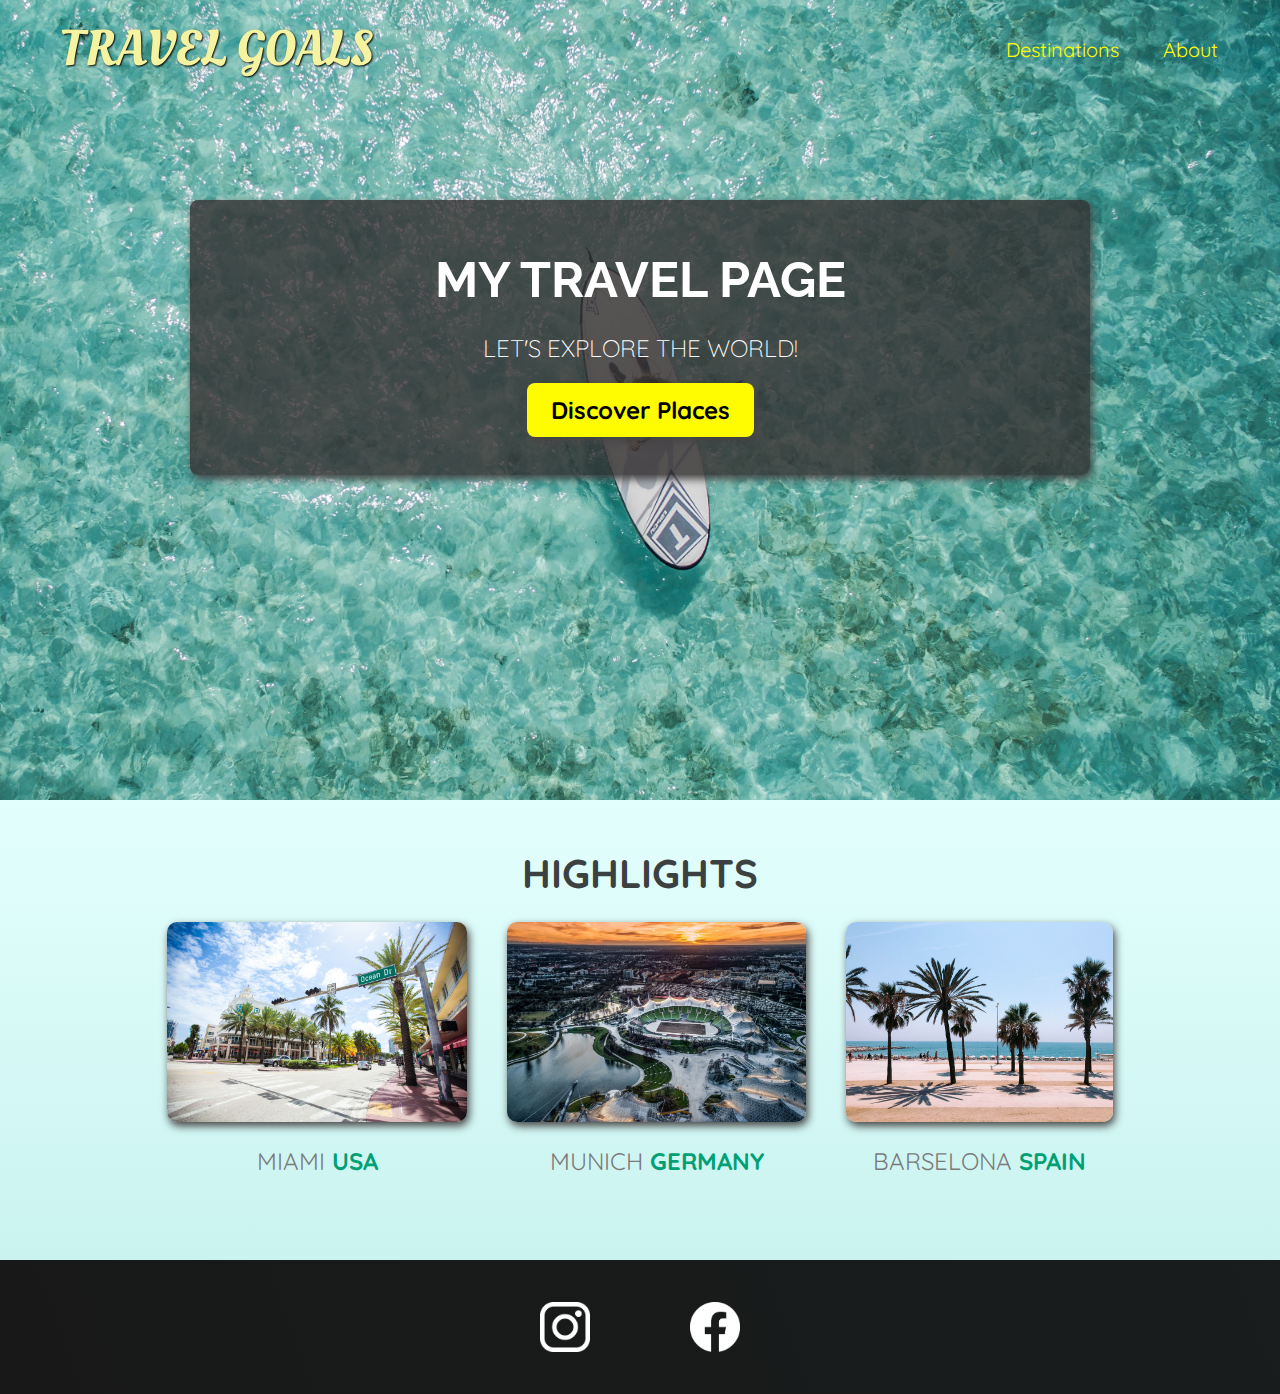
<file: index.html>
<!DOCTYPE html>
<html lang="en">
  <head>
    <meta charset="UTF-8" />
    <link rel="stylesheet" href="css/shared.css" />
    <link rel="stylesheet" href="css/main.css" />

    <link
      href="https://fonts.googleapis.com/css2?family=Raleway:wght@700&family=Oleo+Script:wght@700&family=Quicksand:wght@300;500&display=swap"
      rel="stylesheet"
    />
    <title>Travel Goals</title>
  </head>
  <body>
    <header>
      <div id="page-logo">
        <a href="/index.html">Travel Goals</a>
      </div>
      <nav>
        <ul>
          <li><a href="/places.html">Destinations</a></li>
          <li><a href="">About</a></li>
        </ul>
      </nav>
    </header>

    <main>
      <section id="hero">
        <div id="hero-content">
          <h1>My travel page</h1>
          <p>Let's explore the world!</p>
          <a href="/places.html">Discover Places</a>
        </div>
      </section>
      <section id="highlights">
        <h2>Highlights</h2>
        <ul id="destination">
          <li class="destination">
            <img src="/img/places/miami.jpg" alt="Miami dtreets on sunny day" />
            <p>Miami <strong>USA</strong></p>
          </li>
          <li class="destination">
            <img
              src="/img/places/munich.jpg"
              alt="Munich football stadium at winter"
            />
            <p>Munich <strong>Germany</strong></p>
          </li>
          <li class="destination">
            <img
              src="/img/places/barcelona.jpg"
              alt="Palm beach in Barcelona"
            />
            <p>Barselona <strong>Spain</strong></p>
          </li>
        </ul>
      </section>
    </main>

    <footer>
      <ul>
        <li>
          <a href="https://www.instagram.com"
            ><img src="/img/icons/insta.png" alt="Instagram logo"
          /></a>
        </li>
        <li>
          <a href="https://www.facebook.com"
            ><img src="/img/icons/facebook.png" alt="Facebook logo"
          /></a>
        </li>
      </ul>
    </footer>
  </body>
</html>
</file>
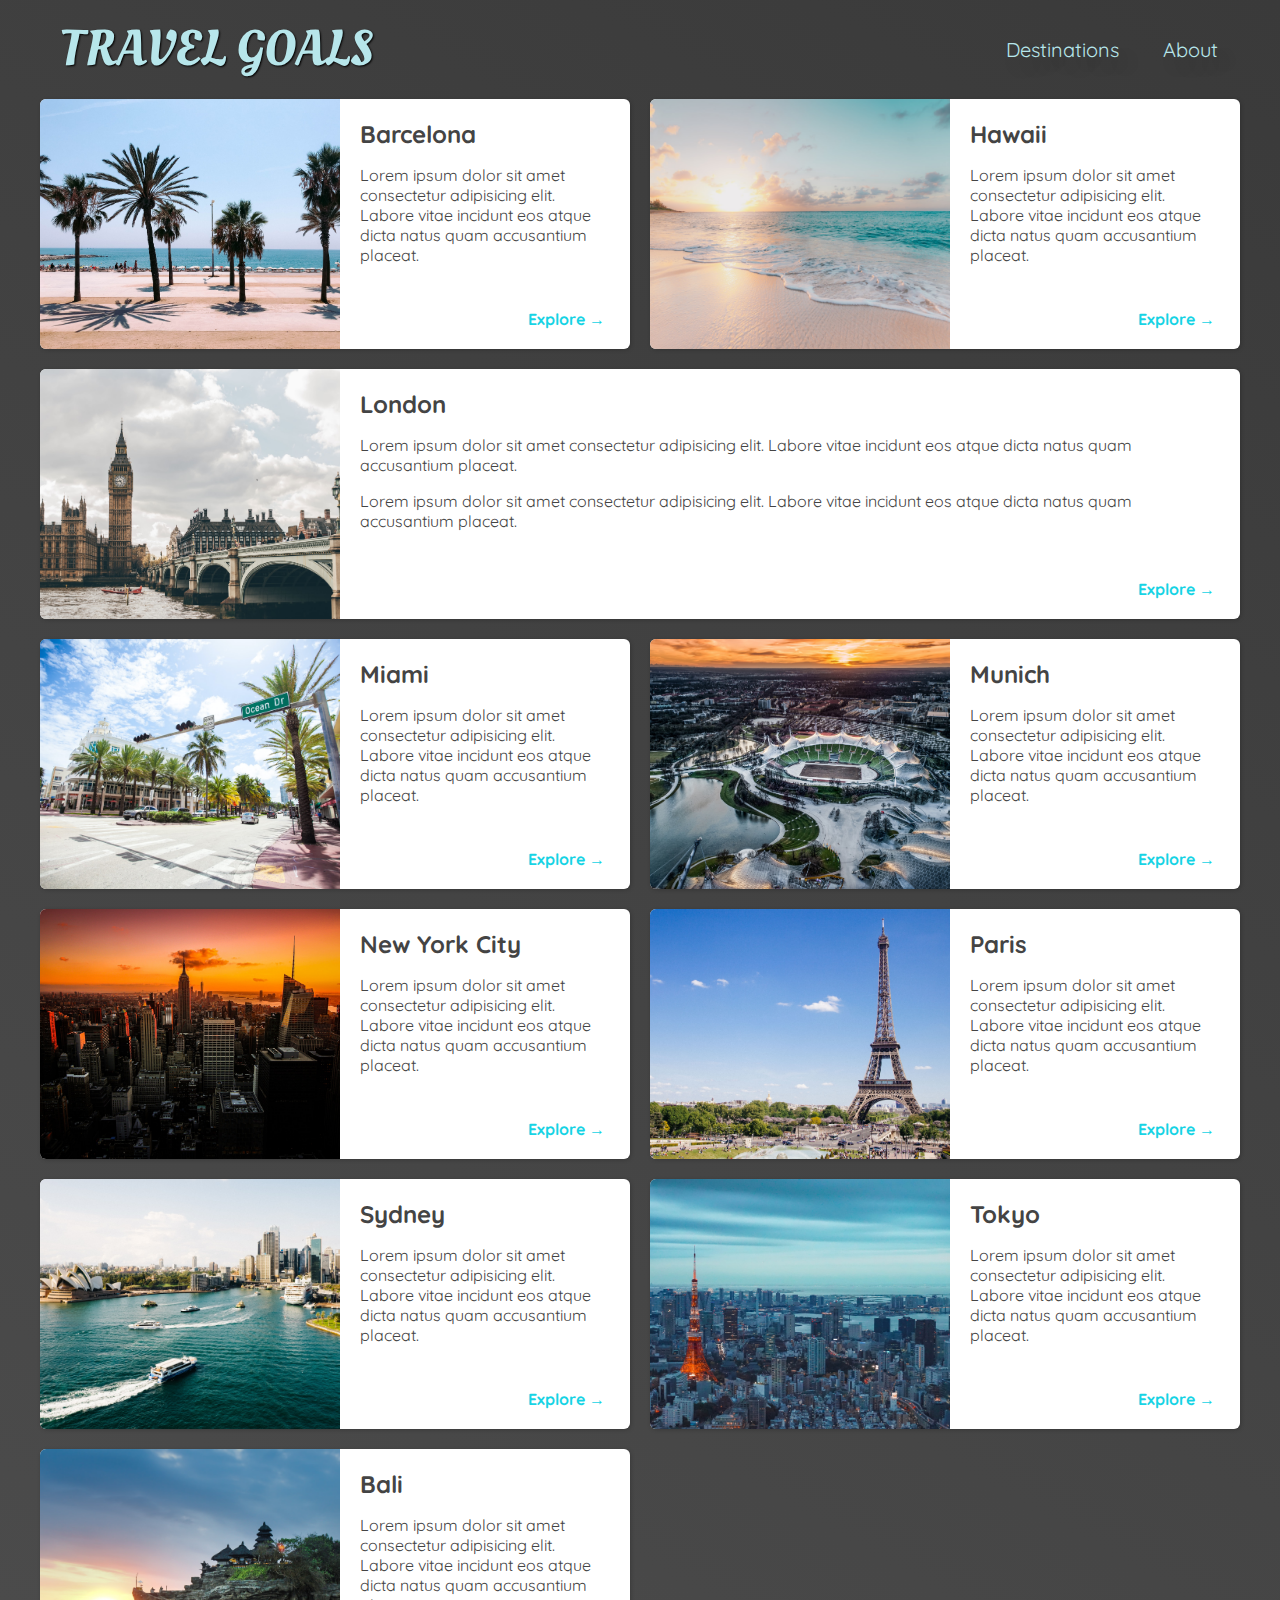
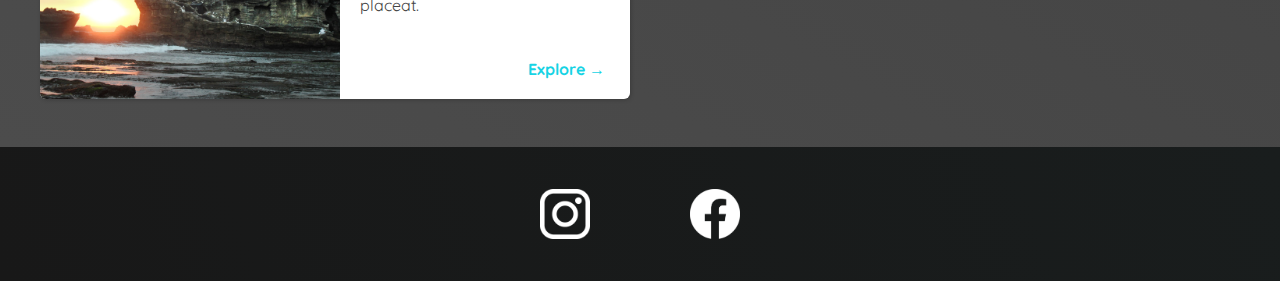
<file: places.html>
<!DOCTYPE html>
<html lang="en">
  <head>
    <meta charset="UTF-8" />
    <link rel="stylesheet" href="css/shared.css" />
    <link rel="stylesheet" href="css/places.css" />

    <link
      href="https://fonts.googleapis.com/css2?family=Raleway:wght@700&family=Oleo+Script:wght@700&family=Quicksand:wght@300;500&display=swap"
      rel="stylesheet"
    />
    <title>Travel Goals</title>
  </head>
  <body>
    <header>
      <div id="page-logo">
        <a href="/index.html">Travel Goals</a>
      </div>
      <nav>
        <ul>
          <li><a href="/places.html">Destinations</a></li>
          <li><a href="">About</a></li>
        </ul>
      </nav>
    </header>

    <main>
      <ul>
        <li>
          <img src="img/places/barcelona.jpg" alt="City of Barcelona" />
          <div class="item-content">
            <div>
              <h2>Barcelona</h2>
              <p>
                Lorem ipsum dolor sit amet consectetur adipisicing elit. Labore
                vitae incidunt eos atque dicta natus quam accusantium placeat.
              </p>
            </div>
            <div class="actions">
              <a href="https://en.wikipedia.org/wiki/Barcelona">Explore &#x2192</a>
            </div>
          </div>
        </li>
        <li>
          <img src="img/places/hawaii.jpg" alt="Hawaii beach" />
          <div class="item-content">
            <div>
              <h2>Hawaii</h2>
              <p>
                Lorem ipsum dolor sit amet consectetur adipisicing elit. Labore
                vitae incidunt eos atque dicta natus quam accusantium placeat.
              </p>
            </div>
            <div class="actions">
              <a href="hhttps://en.wikipedia.org/wiki/Hawaii">Explore &#x2192</a>
            </div>
          </div>
        </li>
        <li>
          <img src="img/places/london.jpg" alt="London city" />
          <div class="item-content">
            <div>
              <h2>London</h2>
              <p>
                Lorem ipsum dolor sit amet consectetur adipisicing elit. Labore
                vitae incidunt eos atque dicta natus quam accusantium placeat.
              </p>
              <p>
                Lorem ipsum dolor sit amet consectetur adipisicing elit. Labore
                vitae incidunt eos atque dicta natus quam accusantium placeat.
              </p>
            </div>
            <div class="actions">
              <a href="https://en.wikipedia.org/wiki/London">Explore &#x2192</a>
            </div>
          </div>
        </li>
        <li>
          <img src="img/places/miami.jpg" alt="Miami streets" />
          <div class="item-content">
            <div>
              <h2>Miami</h2>
              <p>
                Lorem ipsum dolor sit amet consectetur adipisicing elit. Labore
                vitae incidunt eos atque dicta natus quam accusantium placeat.
              </p>
            </div>
            <div class="actions">
              <a href="https://en.wikipedia.org/wiki/Miami">Explore &#x2192</a>
            </div>
          </div>
        </li>
        <li>
          <img src="img/places/munich.jpg" alt="Munich football stadium" />
          <div class="item-content">
            <div>
              <h2>Munich</h2>
              <p>
                Lorem ipsum dolor sit amet consectetur adipisicing elit. Labore
                vitae incidunt eos atque dicta natus quam accusantium placeat.
              </p>
            </div>
            <div class="actions">
              <a href="https://en.wikipedia.org/wiki/Munich">Explore &#x2192</a>
            </div>
          </div>
        </li>
        <li>
          <img src="img/places/new-york-city.jpg" alt="New York City skyline" />
          <div class="item-content">
            <div>
              <h2>New York City</h2>
              <p>
                Lorem ipsum dolor sit amet consectetur adipisicing elit. Labore
                vitae incidunt eos atque dicta natus quam accusantium placeat.
              </p>
            </div>
            <div class="actions">
              <a href="https://en.wikipedia.org/wiki/New_York_City"
                >Explore &#x2192</a
              >
            </div>
          </div>
        </li>
        <li>
          <img src="img/places/paris.jpg" alt="Paris city" />
          <div class="item-content">
            <div>
              <h2>Paris</h2>
              <p>
                Lorem ipsum dolor sit amet consectetur adipisicing elit. Labore
                vitae incidunt eos atque dicta natus quam accusantium placeat.
              </p>
            </div>
            <div class="actions">
              <a href="https://en.wikipedia.org/wiki/Paris">Explore &#x2192</a>
            </div>
          </div>
        </li>
        <li>
          <img src="img/places/sydney.jpg" alt="Sydney beach" />
          <div class="item-content">
            <div>
              <h2>Sydney</h2>
              <p>
                Lorem ipsum dolor sit amet consectetur adipisicing elit. Labore
                vitae incidunt eos atque dicta natus quam accusantium placeat.
              </p>
            </div>
            <div class="actions">
              <a href="https://en.wikipedia.org/wiki/Sydney">Explore &#x2192</a>
            </div>
          </div>
        </li>
        <li>
          <img src="img/places/tokyo.jpg" alt="Tokyo skyline" />
          <div class="item-content">
            <div>
              <h2>Tokyo</h2>
              <p>
                Lorem ipsum dolor sit amet consectetur adipisicing elit. Labore
                vitae incidunt eos atque dicta natus quam accusantium placeat.
              </p>
            </div>
            <div class="actions">
              <a href="https://en.wikipedia.org/wiki/Tokyo">Explore &#x2192</a>
            </div>
          </div>
        </li>
        <li>
          <img src="img/places/bali.jpg" alt="Bali beach" />
          <div class="item-content">
            <div>
              <h2>Bali</h2>
              <p>
                Lorem ipsum dolor sit amet consectetur adipisicing elit. Labore
                vitae incidunt eos atque dicta natus quam accusantium placeat.
              </p>
            </div>
            <div class="actions">
              <a href="https://en.wikipedia.org/wiki/Bali">Explore &#x2192</a>
            </div>
          </div>
        </li>
      </ul>
    </main>

    <footer>
      <ul>
        <li>
          <a href="https://www.instagram.com"
            ><img src="/img/icons/insta.png" alt="Instagram logo"
          /></a>
        </li>
        <li>
          <a href="https://www.facebook.com"
            ><img src="/img/icons/facebook.png" alt="Facebook logo"
          /></a>
        </li>
      </ul>
    </footer>
  </body>
</html>
</file>
<file: css/shared.css>
body {
  font-family: "Quicksand", sans-serif;
  margin: 0;
}

ul {
  list-style: none;
  margin: 0px;
  padding: 0px;
}

header {
  display: flex;
  justify-content: space-between;
  align-items: center;
  padding: 15px 50px;
  position: absolute;
  width: 100%;
  box-sizing: border-box;
}

#page-logo a {
    padding: 10px;
    font-family: "Oleo Script", sans-serif;
    color: rgb(245, 243, 160);
    font-size: 50px;
    text-decoration: none;
    text-transform: uppercase;
    text-shadow: 1px 1px 2px rgb(0, 0, 0);
  }

header ul {
    display: flex;
}

header li {
    margin-left: 20px;
}

header a {
  color: rgb(255, 251, 0);
  text-decoration: none;
  font-size: 20px;
  padding: 12px;
  text-shadow: 10px 10px 20px rgba(0, 0, 0, 0.2);
  border-radius: 6px;
}

header nav a:hover {
  color: rgb(77, 77, 77);
  background-color: rgb(255, 251, 0);
}

footer {
  background: linear-gradient(70deg, rgb(24, 24, 24), rgb(25, 29, 29));
  padding: 18px 0;
}

footer ul {
  display: flex;
  justify-content: center;
}

footer li {
  width: 50px;
  height: 50px;
  margin: 24px 50px;
}

footer img {
  width: 100%;
  height: 100%;
}
</file>
<file: css/main.css>
#hero {
  height: 800px;
  background-image: url("/img/places/ocean.jpg");
  background-position: center;
  background-size: cover;
}

#hero-content {
  width: 900px;
  background-color: rgba(51, 47, 47, 0.8);
  box-shadow: 2px 4px 8px rgb(68, 67, 67);
  border-radius: 8px;
  text-align: center;
  padding: 50px 0;
  margin: 0 auto;
  position: relative;
  top: 200px;
}

#hero-content h1 {
  color: white;
  text-transform: uppercase;
  font-family: "Raleway", sans-serif;
  font-size: 50px;
  margin: 0;
}

#hero-content p {
  color: white;
  text-transform: uppercase;
  font-size: 24px;
  font-weight: 300;
  margin-bottom: 32px;
}

#hero-content a {
  text-decoration: none;
  background-color: rgb(255, 251, 0);
  padding: 12px 24px;
  color: black;
  font-size: 24px;
  font-weight: 700;
  border-radius: 8px;
  box-shadow: 2px 4px 8px rgb(68, 67, 67);
}

#hero-content a:hover {
  background-color: rgb(216, 202, 0);
}
#highlights {
  background: linear-gradient(rgb(227, 255, 253), rgb(202, 243, 240));
  padding: 24px;
}

#highlights h2 {
  text-transform: uppercase;
  text-align: center;
  font-size: 40px;
  color: rgb(59, 65, 64);
  margin: 24px;
}

#destination {
  display: flex;
  width: 90%;
  margin: auto;
  margin-bottom: 40px;
  justify-content: center;
}

.destination {
  margin: 0 20px;
  text-transform: uppercase;
}

.destination img {
  height: 200px;
  width: 100%;
  box-shadow: 2px 4px 8px rgb(68, 67, 67);
  border-radius: 10px;
  object-fit: cover;
}

.destination p {
  text-align: center;
  font-size: 24px;
  color: rgb(124, 123, 123);
  margin: 20px 0;
}

.destination strong {
  color: rgb(0, 160, 117);
}
</file>
<file: css/places.css>
body {
  background: linear-gradient(30deg, rgb(77, 77, 77), rgb(58, 58, 58));
  color: rgb(68, 68, 68);
}

#page-logo a {
  color: rgb(183, 230, 235);
}

header {
  position: static;
}

header a {
  color: rgb(183, 230, 235);
}

header nav a:hover {
    background-color:rgb(183, 230, 235);
    color: rgb(59, 59, 59);
}

main ul {
  width: 1200px;
  margin: 0 auto 48px auto;
  display: grid;
  grid-template-columns: 1fr 1fr;
  gap: 20px 20px;
}

main li {
  display: flex;
  background-color: white;
  box-shadow: 1px 1px 4px rgba(0, 0, 0, 0.2);
  border-radius: 6px;
  overflow: hidden;
}

main li:nth-of-type(3) {
  grid-column: 1 / span 2;
}

main li img {
  width: 300px;
  height: 250px;
  object-fit: cover;
}
.item-content {
  padding: 20px;
  display: flex;
  flex-direction: column;
  justify-content: space-between;
}

.item-content h2 {
    margin: 0;
}

.actions {
  text-align: right;
}

.actions a {
  color: rgb(22, 211, 228);
  text-decoration: none;
  font-weight: bold;
  border-radius: 5px;
  padding: 2px 5px;
}

.actions a:hover {
  background-color: rgb(235, 253, 255);
}
</file>
